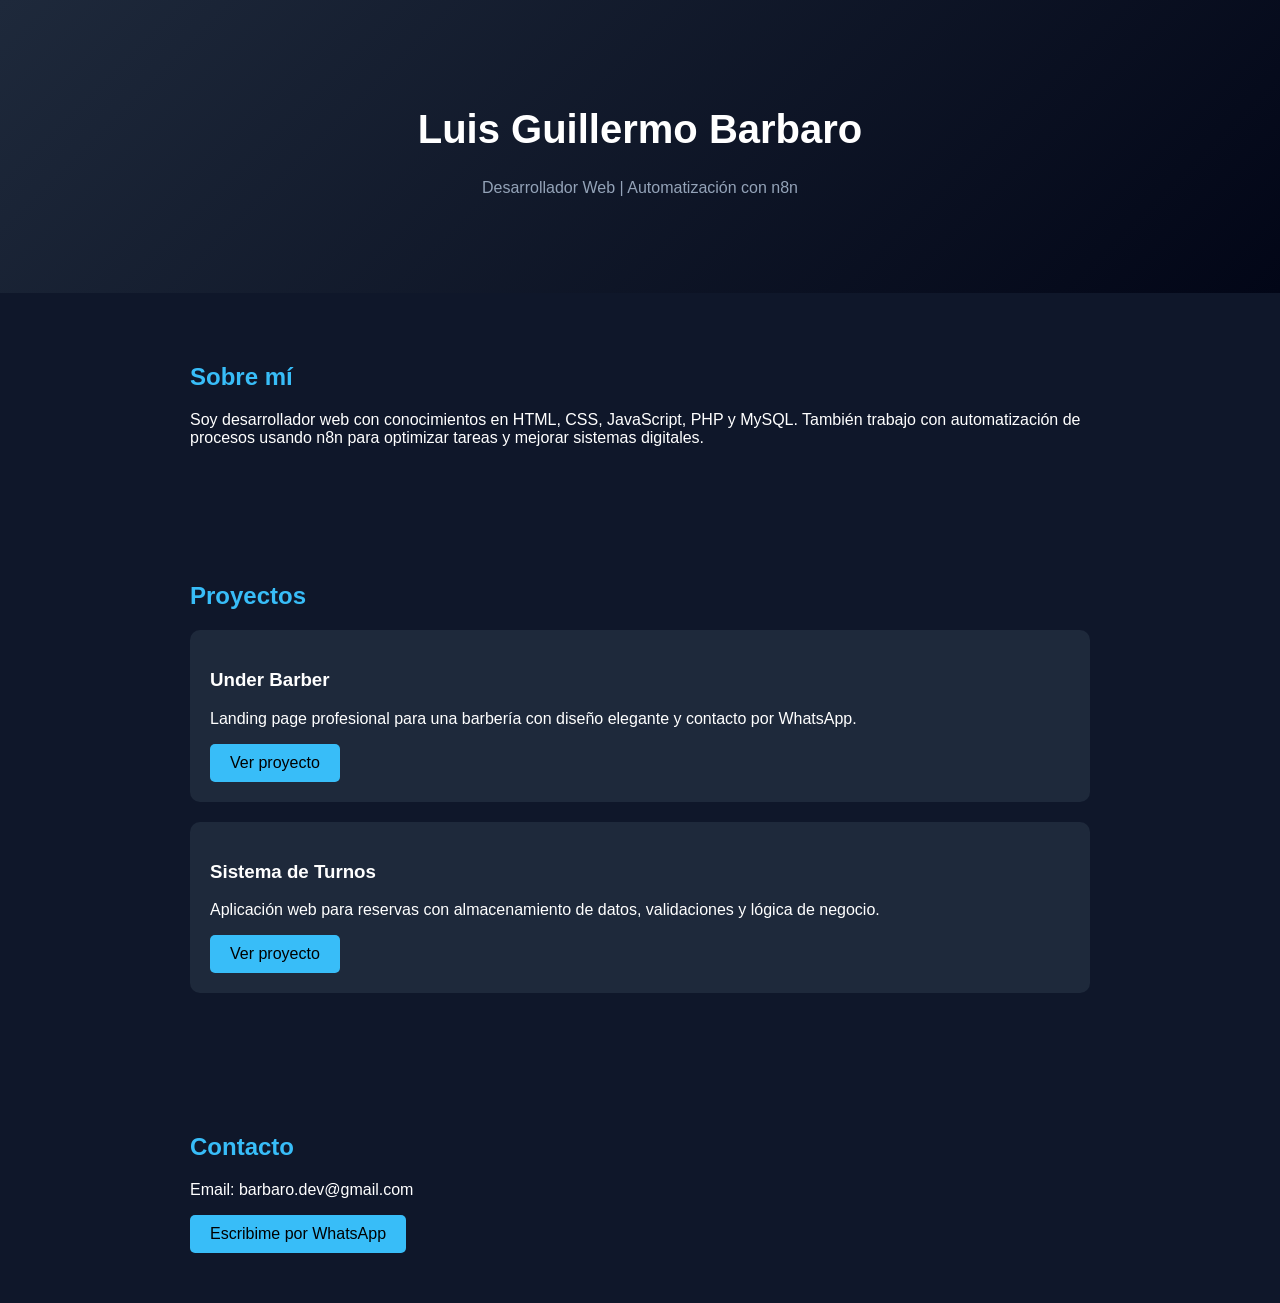
<file: index.html>
<!DOCTYPE html>
<html lang="es">
<head>
  <meta charset="UTF-8">
  <title>Portfolio | Desarrollador Web</title>
  <link rel="stylesheet" href="styles.css">
</head>
<body>

  <header>
    <h1>Luis Guillermo Barbaro</h1>
    <p>Desarrollador Web | Automatización con n8n</p>
  </header>

  <section>
    <h2>Sobre mí</h2>
    <p>
      Soy desarrollador web con conocimientos en HTML, CSS, JavaScript, PHP y MySQL.
      También trabajo con automatización de procesos usando n8n para optimizar tareas y mejorar sistemas digitales.
    </p>
  </section>

  <section>
    <h2>Proyectos</h2>

    <div class="proyecto">
      <h3>Under Barber</h3>
      <p>Landing page profesional para una barbería con diseño elegante y contacto por WhatsApp.</p>
      <a href="https://barbaro-dev.github.io/portfolio/barberia-web/index.html" class="boton" target="_blank">
      Ver proyecto
      </a>
    </div>

    <div class="proyecto">
      <h3>Sistema de Turnos</h3>
      <p>Aplicación web para reservas con almacenamiento de datos, validaciones y lógica de negocio.</p>
      <a href="https://barbaro-dev.github.io/portfolio/turnos-app/index.html" class="boton" target="_blank">
      Ver proyecto
      </a>
    </div>

  </section>

  <section>
    <h2>Contacto</h2>
    <p>Email: barbaro.dev@gmail.com</p>
<a href="https://wa.me/5493775419822" class="boton" target="_blank">
  Escribime por WhatsApp
</a>
  </section>

</body>
</html>
</file>
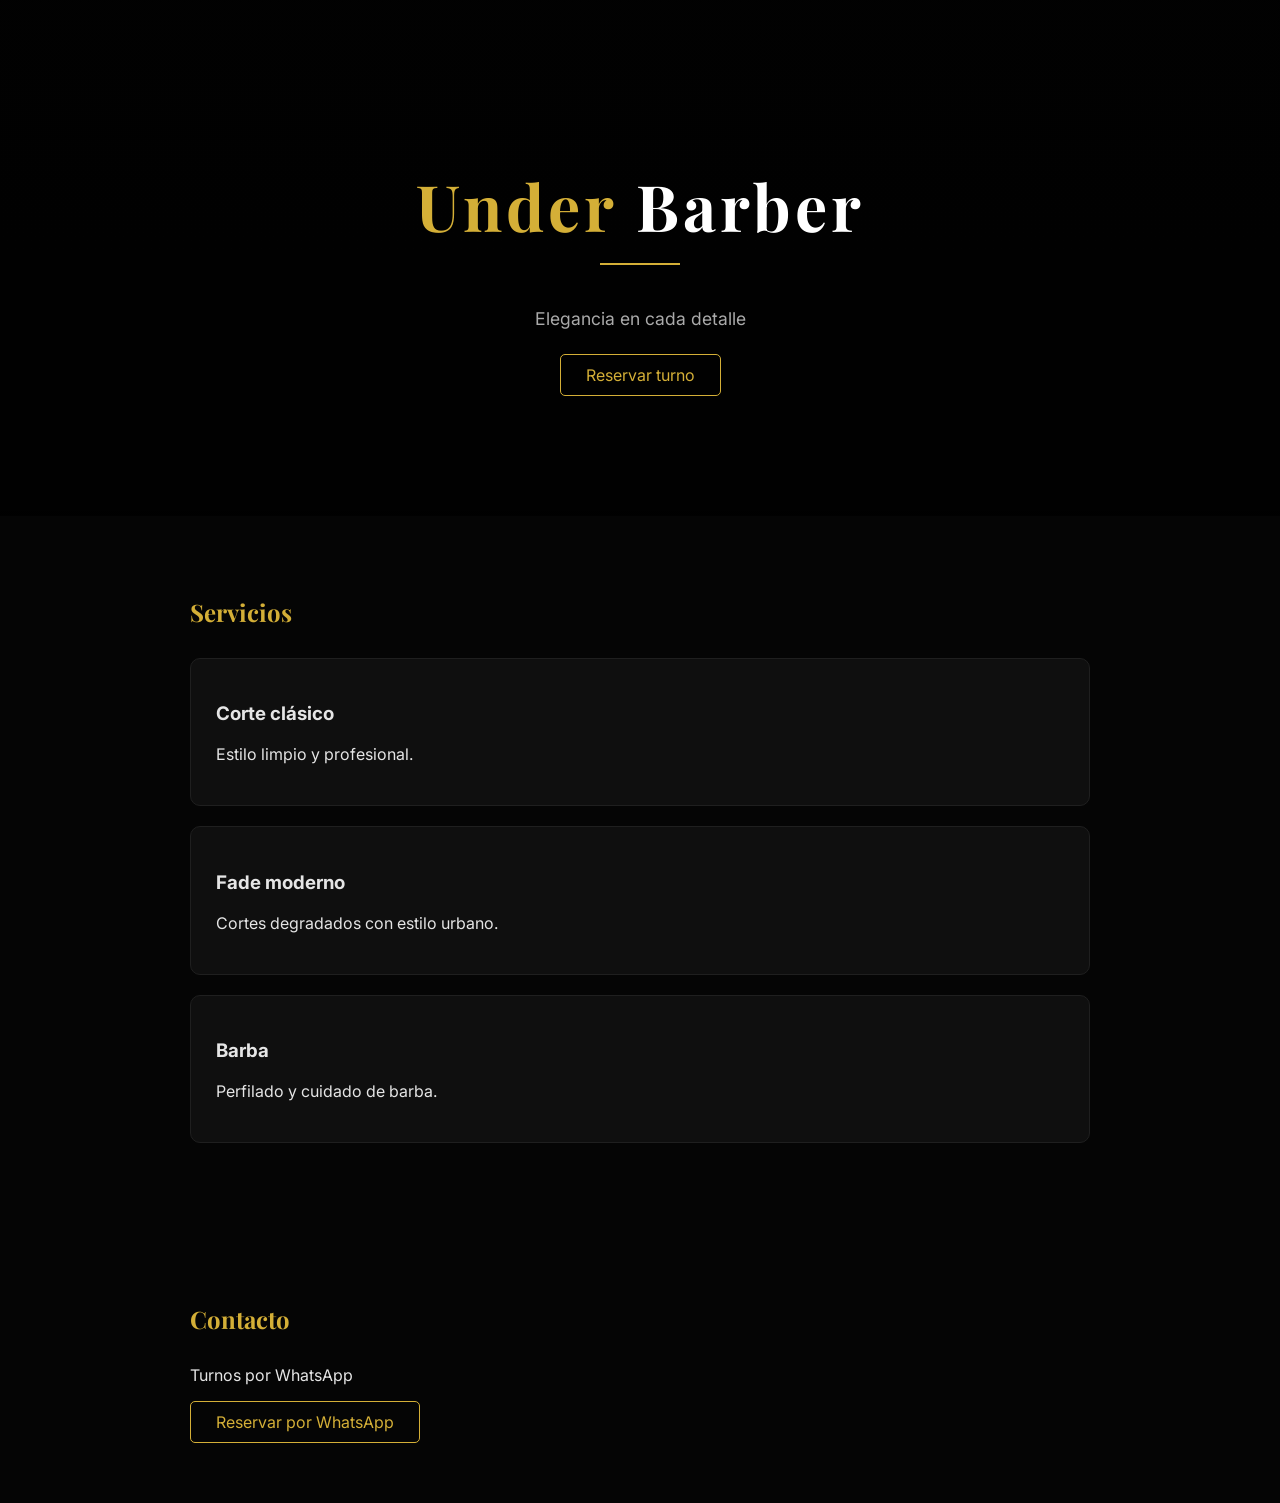
<file: barberia-web/index.html>
<!DOCTYPE html>
<html lang="es">
<head>
  <meta charset="UTF-8">
  <title>Under Barber</title>
  <link rel="stylesheet" href="styles.css">
</head>
<body>

<header>
<h1 class="logo">
  Under <span>Barber</span>
</h1>
  <p>Elegancia en cada detalle</p>
  <a href="#" class="boton">Reservar turno</a>
</header>

  <section id="servicios">
    <h2>Servicios</h2>

    <div class="card">
      <h3>Corte clásico</h3>
      <p>Estilo limpio y profesional.</p>
    </div>

    <div class="card">
      <h3>Fade moderno</h3>
      <p>Cortes degradados con estilo urbano.</p>
    </div>

    <div class="card">
      <h3>Barba</h3>
      <p>Perfilado y cuidado de barba.</p>
    </div>

  </section>

  <section id="contacto">
    <h2>Contacto</h2>
    <p>Turnos por WhatsApp</p>
<a href="https://wa.me/549112345..." class="boton" target="_blank">
  Reservar por WhatsApp
</a>
  </section>

</body>
</html>
</file>
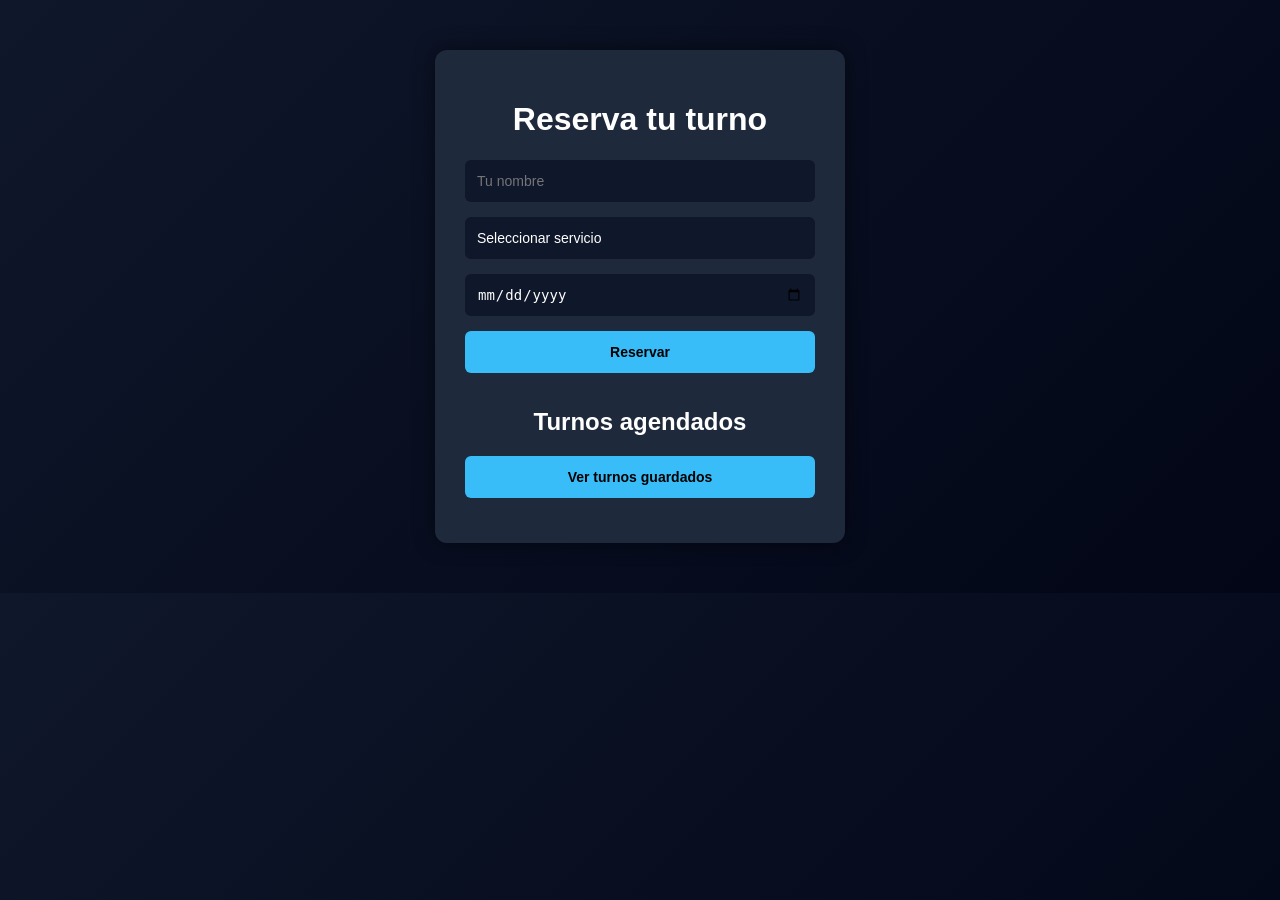
<file: turnos-app/index.html>
<!DOCTYPE html>
<html lang="es">
<head>
  <meta charset="UTF-8">
  <title>Sistema de Turnos</title>
  <link rel="stylesheet" href="styles.css">
</head>
<body>

  <div class="container">
    <h1>Reserva tu turno</h1>

    <form id="formulario">
      <input type="text" placeholder="Tu nombre" required>
      <select required>
        <option value="">Seleccionar servicio</option>
        <option>Corte</option>
        <option>Barba</option>
        <option>Fade</option>
      </select>
      <input type="date" required>

      <button type="submit">Reservar</button>
    </form>

    <p id="mensaje"></p>
    <h2>Turnos agendados</h2>
<ul id="lista-turnos"></ul>
    <button onclick="verTurnos()">Ver turnos guardados</button>
  </div>

  <script src="script.js"></script>
</body>
</html>
</file>
<file: styles.css>
body {
  font-family: 'Segoe UI', sans-serif;
  margin: 0;
  background-color: #0f172a;
  color: white;
}

header {
  text-align: center;
  padding: 80px 20px;
  background: linear-gradient(135deg, #1e293b, #020617);
}

header h1 {
  font-size: 2.5rem;
}

header p {
  color: #94a3b8;
}

section {
  padding: 50px 20px;
  max-width: 900px;
  margin: auto;
}

h2 {
  color: #38bdf8;
  margin-bottom: 20px;
}

.proyecto {
  background-color: #1e293b;
  padding: 20px;
  border-radius: 10px;
  margin-bottom: 20px;
  transition: 0.3s;
}

.proyecto:hover {
  transform: scale(1.03);
}

.boton {
  display: inline-block;
  padding: 10px 20px;
  background-color: #38bdf8;
  color: black;
  text-decoration: none;
  border-radius: 5px;
}
</file>
<file: barberia-web/styles.css>
@import url('https://fonts.googleapis.com/css2?family=Playfair+Display:wght@500&family=Inter:wght@300;400&display=swap');

body {
  margin: 0;
  font-family: 'Inter', sans-serif;
  background-color: #050505;
  color: #e5e5e5;
}

/* HERO */
header {
  text-align: center;
  padding: 120px 20px;
  background: linear-gradient(180deg, #000000, #0a0a0a);
}
header {
  background: linear-gradient(rgba(0,0,0,0.7), rgba(0,0,0,0.9)),
  url('https://images.unsplash.com/photo-1517832606299-7ae9b720a186');
  background-size: cover;
  background-position: center;
}

header h1 {
  font-family: 'Playfair Display', serif;
  font-size: 3.5rem;
  letter-spacing: 3px;
  color: #d4af37;
}

header p {
  color: #aaa;
  margin: 15px 0 25px;
  font-size: 1.1rem;
}

/* SECCIONES */
section {
  padding: 60px 20px;
  max-width: 900px;
  margin: auto;
}

h2 {
  font-family: 'Playfair Display', serif;
  color: #d4af37;
  margin-bottom: 30px;
}

/* CARDS */
.card {
  background-color: #0f0f0f;
  padding: 25px;
  margin-bottom: 20px;
  border-radius: 10px;
  border: 1px solid #1f1f1f;
  transition: all 0.3s ease;
}

.card:hover {
  border-color: #d4af37;
  transform: translateY(-5px);
}

/* BOTÓN */
.boton {
  display: inline-block;
  background: transparent;
  color: #d4af37;
  padding: 10px 25px;
  border: 1px solid #d4af37;
  border-radius: 5px;
  text-decoration: none;
  transition: 0.3s;
}

.boton:hover {
  background-color: #d4af37;
  color: black;
}

.logo {
  font-family: 'Playfair Display', serif;
  font-size: 4rem;
  letter-spacing: 4px;
  color: #d4af37;
  position: relative;
}

.logo span {
  color: white;
}

/* Línea decorativa */
.logo::after {
  content: "";
  display: block;
  width: 80px;
  height: 2px;
  background-color: #d4af37;
  margin: 15px auto 0;
}
</file>
<file: turnos-app/styles.css>
body {
  margin: 0;
  font-family: 'Segoe UI', sans-serif;
  background: linear-gradient(135deg, #0f172a, #020617);
  color: white;
}

.container {
  width: 350px;
  margin: 50px auto;
  background-color: #1e293b;
  padding: 30px;
  border-radius: 12px;
  box-shadow: 0 0 20px rgba(0,0,0,0.5);
}

/* TITULOS */
h1, h2 {
  text-align: center;
}

/* FORMULARIO */
input, select, button {
  width: 100%;
  margin-bottom: 15px;
  padding: 12px;
  border-radius: 6px;
  border: none;
  font-size: 14px;
  box-sizing: border-box; /* 🔥 clave */
  height: 42px; /* 🔥 misma altura exacta */
}

select {
  appearance: none;
}

input, select {
  background-color: #0f172a;
  color: white;
}

button {
  background-color: #38bdf8;
  cursor: pointer;
  font-weight: bold;
}

button:hover {
  background-color: #0ea5e9;
}

#mensaje {
  text-align: center;
  margin-top: 10px;
  color: #4ade80;
}

#lista-turnos {
  list-style: none;
  padding: 0;
  margin-top: 20px;
}

#lista-turnos li {
  background-color: #0f172a;
  padding: 10px;
  margin-bottom: 8px;
  border-radius: 5px;
  font-size: 14px;
}

#lista-turnos li {
  display: flex;
  justify-content: space-between;
  align-items: center;
  background-color: #0f172a;
  padding: 10px;
  margin-bottom: 8px;
  border-radius: 5px;
  font-size: 14px;
}

#lista-turnos button {
  background-color: #ef4444;
  color: white;
  border: none;
  padding: 5px 8px;
  border-radius: 4px;
  cursor: pointer;
}

#lista-turnos button:hover {
  background-color: #dc2626;
}

#mensaje {
  text-align: center;
  margin-top: 10px;
  font-weight: bold;
  transition: all 0.3s ease;
}
</file>
